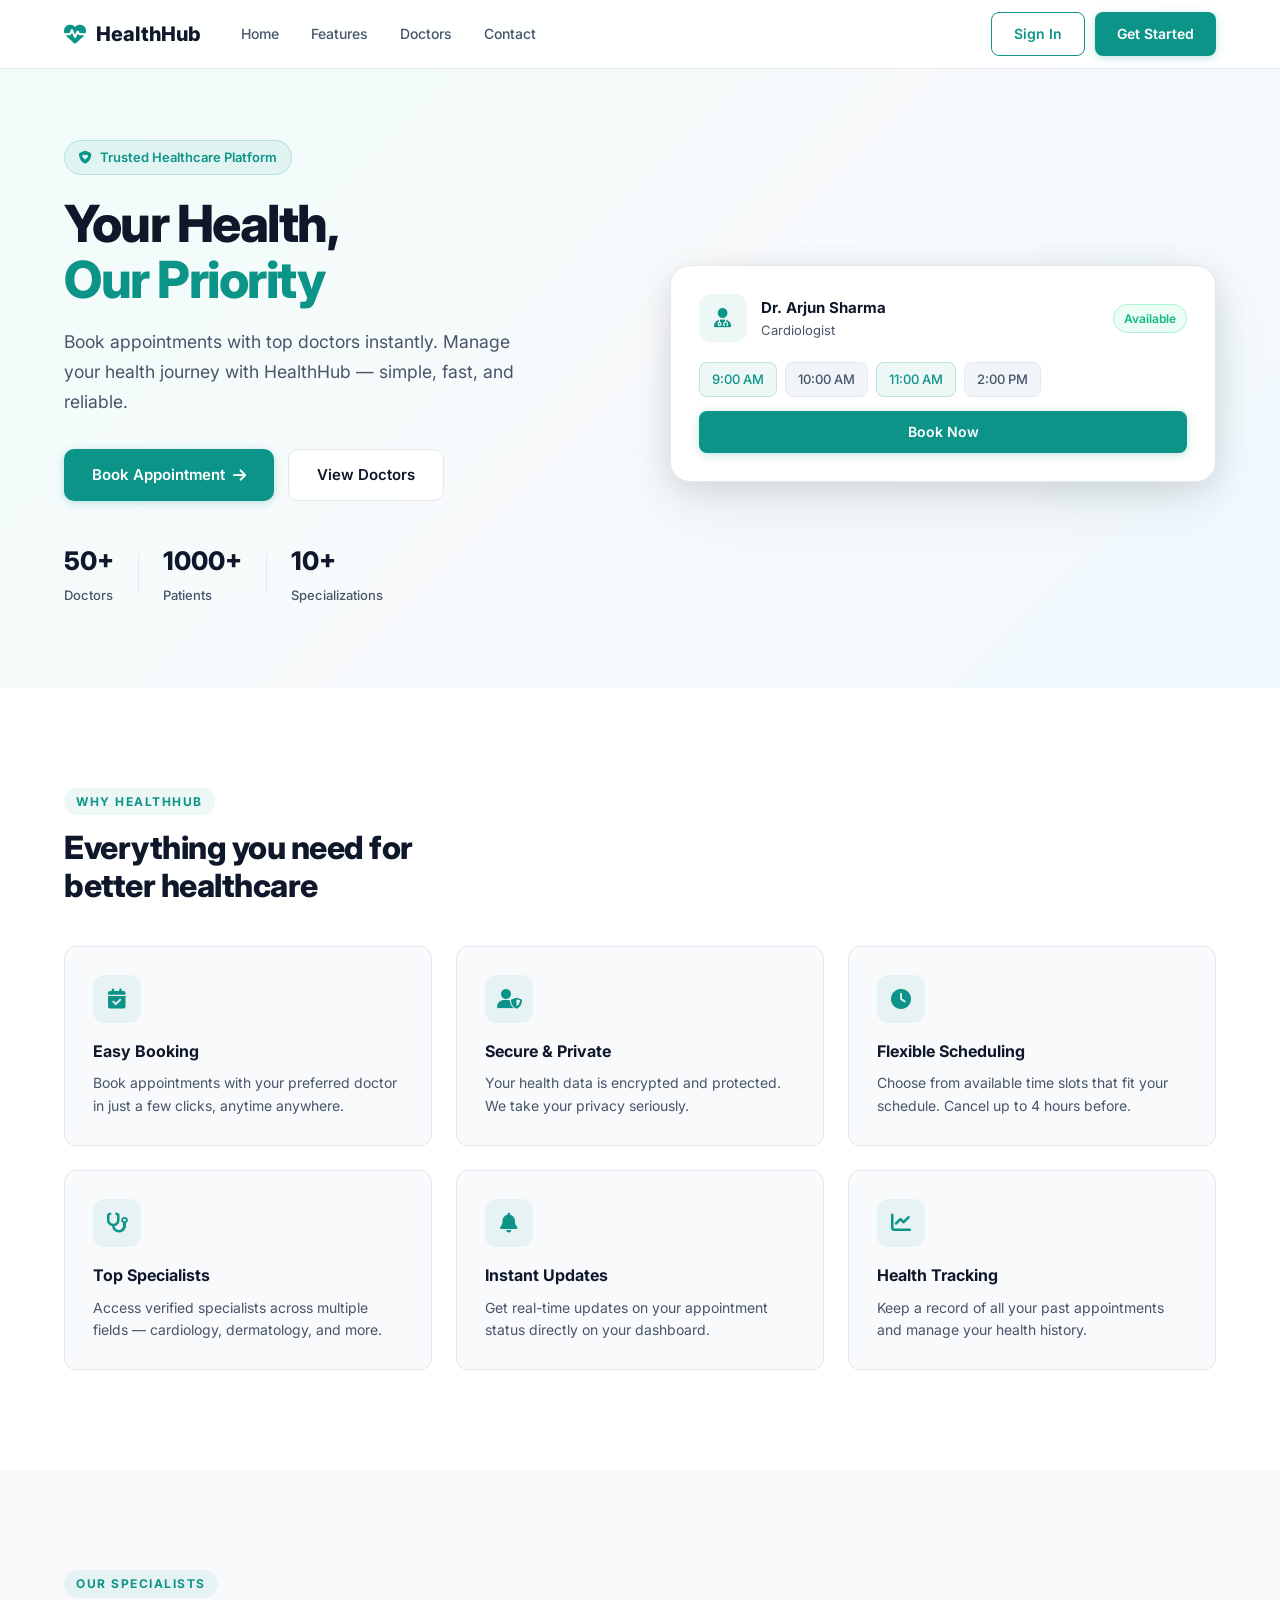
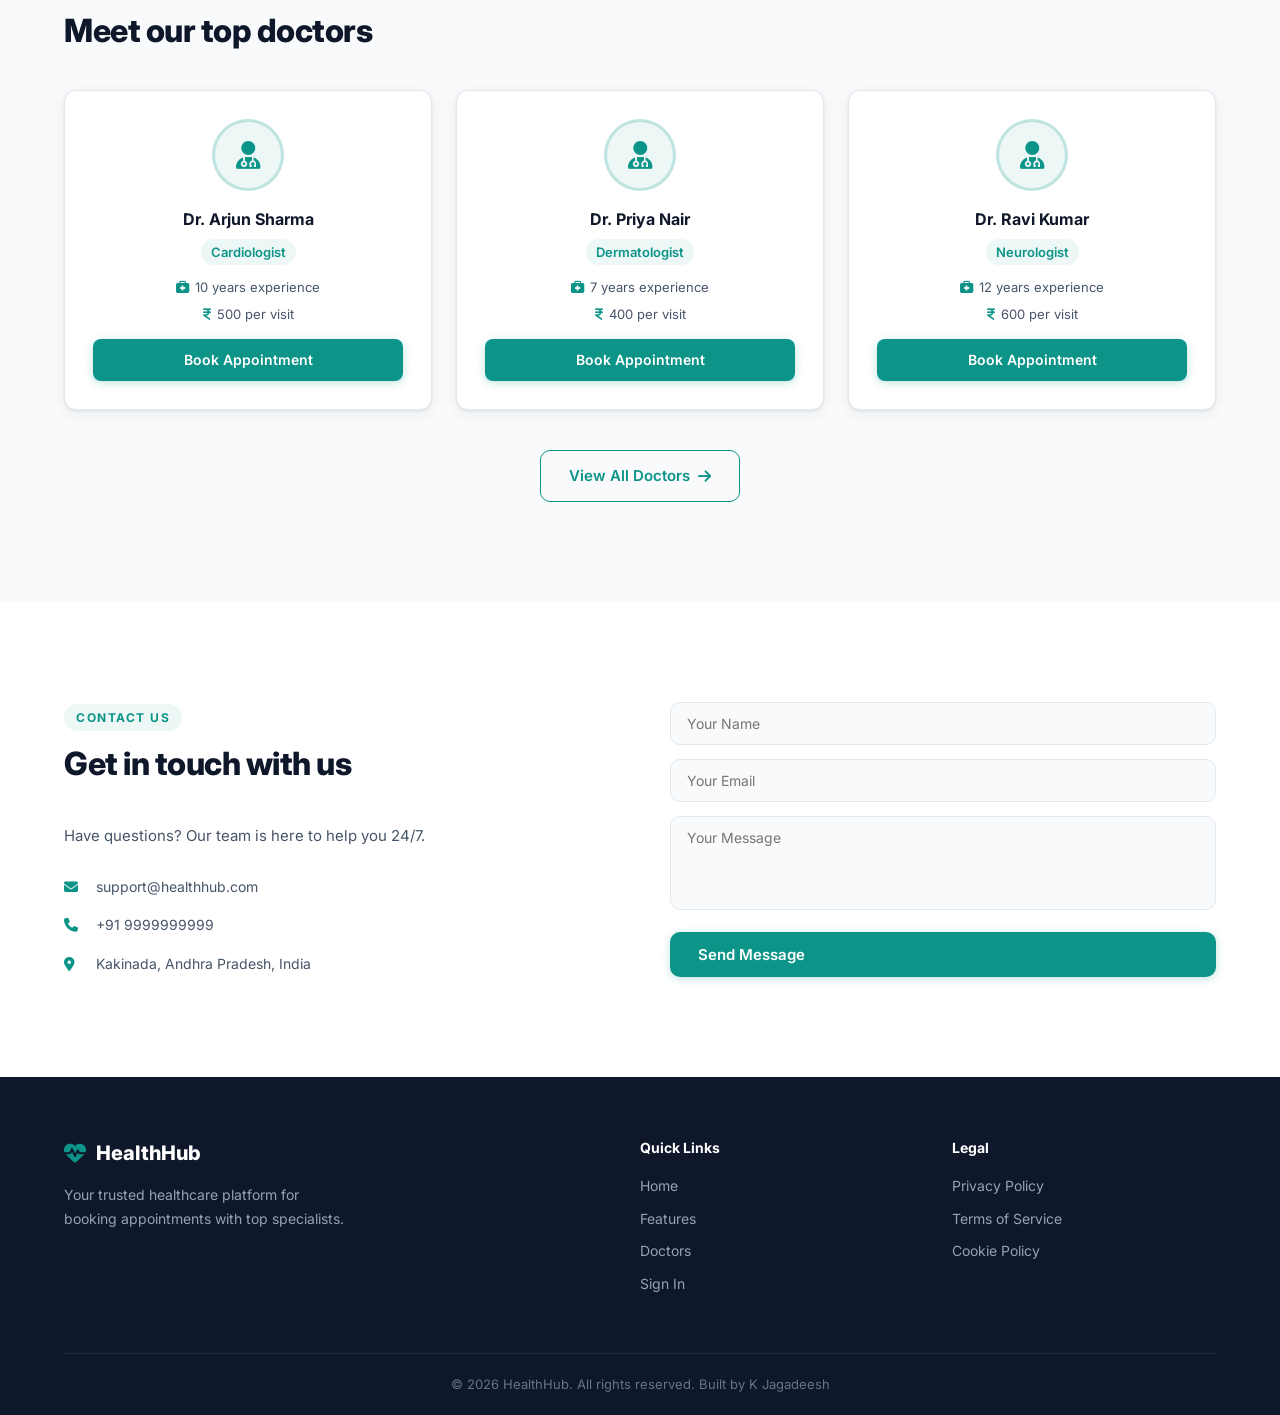
<file: index.html>
<!DOCTYPE html>
<html lang="en">
<head>
  <meta charset="UTF-8"/>
  <meta name="viewport" content="width=device-width, initial-scale=1.0"/>
  <title>HealthHub — Your Health, Our Priority</title>
  <link rel="stylesheet" href="css/style.css"/>
  <link rel="preconnect" href="https://fonts.googleapis.com">
  <link href="https://fonts.googleapis.com/css2?family=Inter:wght@400;500;600;700;800&display=swap" rel="stylesheet">
  <link rel="stylesheet" href="https://cdnjs.cloudflare.com/ajax/libs/font-awesome/6.5.1/css/all.min.css"/>
</head>
<body>

  <nav class="navbar">
    <div class="nav-container">
      <div class="nav-logo">
        <i class="fas fa-heartbeat"></i>
        <span>HealthHub</span>
      </div>
      <ul class="nav-links">
        <li><a href="#home">Home</a></li>
        <li><a href="#features">Features</a></li>
        <li><a href="#doctors">Doctors</a></li>
        <li><a href="#contact">Contact</a></li>
      </ul>
      <div class="nav-actions">
        <a href="login.html" class="btn-outline">Sign In</a>
        <a href="register.html" class="btn-primary">Get Started</a>
      </div>
      <button class="hamburger" id="hamburger">
        <i class="fas fa-bars"></i>
      </button>
    </div>
  </nav>

  <section class="hero" id="home">
    <div class="hero-container">
      <div class="hero-text">
        <span class="hero-badge"><i class="fas fa-shield-heart"></i> Trusted Healthcare Platform</span>
        <h1>Your Health,<br><span class="teal">Our Priority</span></h1>
        <p>Book appointments with top doctors instantly. Manage your health journey with HealthHub — simple, fast, and reliable.</p>
        <div class="hero-actions">
          <a href="register.html" class="btn-primary btn-lg">Book Appointment <i class="fas fa-arrow-right"></i></a>
          <a href="#doctors" class="btn-ghost btn-lg">View Doctors</a>
        </div>
        <div class="hero-stats">
          <div class="stat">
            <strong>50+</strong>
            <span>Doctors</span>
          </div>
          <div class="stat-divider"></div>
          <div class="stat">
            <strong>1000+</strong>
            <span>Patients</span>
          </div>
          <div class="stat-divider"></div>
          <div class="stat">
            <strong>10+</strong>
            <span>Specializations</span>
          </div>
        </div>
      </div>
      <div class="hero-image">
        <div class="hero-card">
          <div class="hcard-top">
            <div class="hcard-icon"><i class="fas fa-user-doctor"></i></div>
            <div>
              <p class="hcard-name">Dr. Arjun Sharma</p>
              <p class="hcard-spec">Cardiologist</p>
            </div>
            <span class="hcard-badge">Available</span>
          </div>
          <div class="hcard-slots">
            <span class="slot active">9:00 AM</span>
            <span class="slot">10:00 AM</span>
            <span class="slot active">11:00 AM</span>
            <span class="slot">2:00 PM</span>
          </div>
          <a href="register.html" class="btn-primary" style="width:100%;text-align:center;display:block;margin-top:14px">Book Now</a>
        </div>
        <div class="hero-blob"></div>
      </div>
    </div>
  </section>

  <section class="features" id="features">
    <div class="container">
      <div class="section-label">Why HealthHub</div>
      <h2 class="section-title">Everything you need for<br>better healthcare</h2>
      <div class="features-grid">
        <div class="feature-card">
          <div class="feature-icon"><i class="fas fa-calendar-check"></i></div>
          <h3>Easy Booking</h3>
          <p>Book appointments with your preferred doctor in just a few clicks, anytime anywhere.</p>
        </div>
        <div class="feature-card">
          <div class="feature-icon"><i class="fas fa-user-shield"></i></div>
          <h3>Secure & Private</h3>
          <p>Your health data is encrypted and protected. We take your privacy seriously.</p>
        </div>
        <div class="feature-card">
          <div class="feature-icon"><i class="fas fa-clock"></i></div>
          <h3>Flexible Scheduling</h3>
          <p>Choose from available time slots that fit your schedule. Cancel up to 4 hours before.</p>
        </div>
        <div class="feature-card">
          <div class="feature-icon"><i class="fas fa-stethoscope"></i></div>
          <h3>Top Specialists</h3>
          <p>Access verified specialists across multiple fields — cardiology, dermatology, and more.</p>
        </div>
        <div class="feature-card">
          <div class="feature-icon"><i class="fas fa-bell"></i></div>
          <h3>Instant Updates</h3>
          <p>Get real-time updates on your appointment status directly on your dashboard.</p>
        </div>
        <div class="feature-card">
          <div class="feature-icon"><i class="fas fa-chart-line"></i></div>
          <h3>Health Tracking</h3>
          <p>Keep a record of all your past appointments and manage your health history.</p>
        </div>
      </div>
    </div>
  </section>

  <section class="doctors-section" id="doctors">
    <div class="container">
      <div class="section-label">Our Specialists</div>
      <h2 class="section-title">Meet our top doctors</h2>
      <div class="doctors-grid">
        <div class="doctor-card">
          <div class="doctor-avatar"><i class="fas fa-user-doctor"></i></div>
          <h3>Dr. Arjun Sharma</h3>
          <p class="doc-spec">Cardiologist</p>
          <p class="doc-exp"><i class="fas fa-briefcase-medical"></i> 10 years experience</p>
          <p class="doc-fee"><i class="fas fa-indian-rupee-sign"></i> 500 per visit</p>
          <a href="register.html" class="btn-primary" style="width:100%;text-align:center;display:block;margin-top:14px">Book Appointment</a>
        </div>
        <div class="doctor-card">
          <div class="doctor-avatar"><i class="fas fa-user-doctor"></i></div>
          <h3>Dr. Priya Nair</h3>
          <p class="doc-spec">Dermatologist</p>
          <p class="doc-exp"><i class="fas fa-briefcase-medical"></i> 7 years experience</p>
          <p class="doc-fee"><i class="fas fa-indian-rupee-sign"></i> 400 per visit</p>
          <a href="register.html" class="btn-primary" style="width:100%;text-align:center;display:block;margin-top:14px">Book Appointment</a>
        </div>
        <div class="doctor-card">
          <div class="doctor-avatar"><i class="fas fa-user-doctor"></i></div>
          <h3>Dr. Ravi Kumar</h3>
          <p class="doc-spec">Neurologist</p>
          <p class="doc-exp"><i class="fas fa-briefcase-medical"></i> 12 years experience</p>
          <p class="doc-fee"><i class="fas fa-indian-rupee-sign"></i> 600 per visit</p>
          <a href="register.html" class="btn-primary" style="width:100%;text-align:center;display:block;margin-top:14px">Book Appointment</a>
        </div>
      </div>
      <div style="text-align:center;margin-top:40px">
        <a href="register.html" class="btn-outline btn-lg">View All Doctors <i class="fas fa-arrow-right"></i></a>
      </div>
    </div>
  </section>

  <section class="contact-section" id="contact">
    <div class="container">
      <div class="contact-grid">
        <div class="contact-text">
          <div class="section-label">Contact Us</div>
          <h2 class="section-title">Get in touch with us</h2>
          <p>Have questions? Our team is here to help you 24/7.</p>
          <div class="contact-items">
            <div class="contact-item">
              <i class="fas fa-envelope"></i>
              <span>support@healthhub.com</span>
            </div>
            <div class="contact-item">
              <i class="fas fa-phone"></i>
              <span>+91 9999999999</span>
            </div>
            <div class="contact-item">
              <i class="fas fa-location-dot"></i>
              <span>Kakinada, Andhra Pradesh, India</span>
            </div>
          </div>
        </div>
        <form class="contact-form" onsubmit="submitContact(event)">
          <div class="form-group">
            <input type="text" placeholder="Your Name" required/>
          </div>
          <div class="form-group">
            <input type="email" placeholder="Your Email" required/>
          </div>
          <div class="form-group">
            <textarea placeholder="Your Message" rows="4" required></textarea>
          </div>
          <button type="submit" class="btn-primary btn-lg" style="width:100%">Send Message</button>
        </form>
      </div>
    </div>
  </section>

  <footer class="footer">
    <div class="container">
      <div class="footer-grid">
        <div class="footer-brand">
          <div class="nav-logo"><i class="fas fa-heartbeat"></i><span>HealthHub</span></div>
          <p>Your trusted healthcare platform for booking appointments with top specialists.</p>
        </div>
        <div class="footer-links-col">
          <h4>Quick Links</h4>
          <a href="#home">Home</a>
          <a href="#features">Features</a>
          <a href="#doctors">Doctors</a>
          <a href="login.html">Sign In</a>
        </div>
        <div class="footer-links-col">
          <h4>Legal</h4>
          <a href="#">Privacy Policy</a>
          <a href="#">Terms of Service</a>
          <a href="#">Cookie Policy</a>
        </div>
      </div>
      <div class="footer-bottom">
        <p>© 2026 HealthHub. All rights reserved. Built by K Jagadeesh</p>
      </div>
    </div>
  </footer>

  <script>
    window.addEventListener('scroll', () => {
      const nav = document.querySelector('.navbar');
      nav.classList.toggle('scrolled', window.scrollY > 50);
    });

    document.getElementById('hamburger').addEventListener('click', () => {
      document.querySelector('.nav-links').classList.toggle('open');
    });

    function submitContact(e) {
      e.preventDefault();
      alert('Message sent! We will get back to you soon.');
      e.target.reset();
    }
  </script>
</body>
</html>
</file>
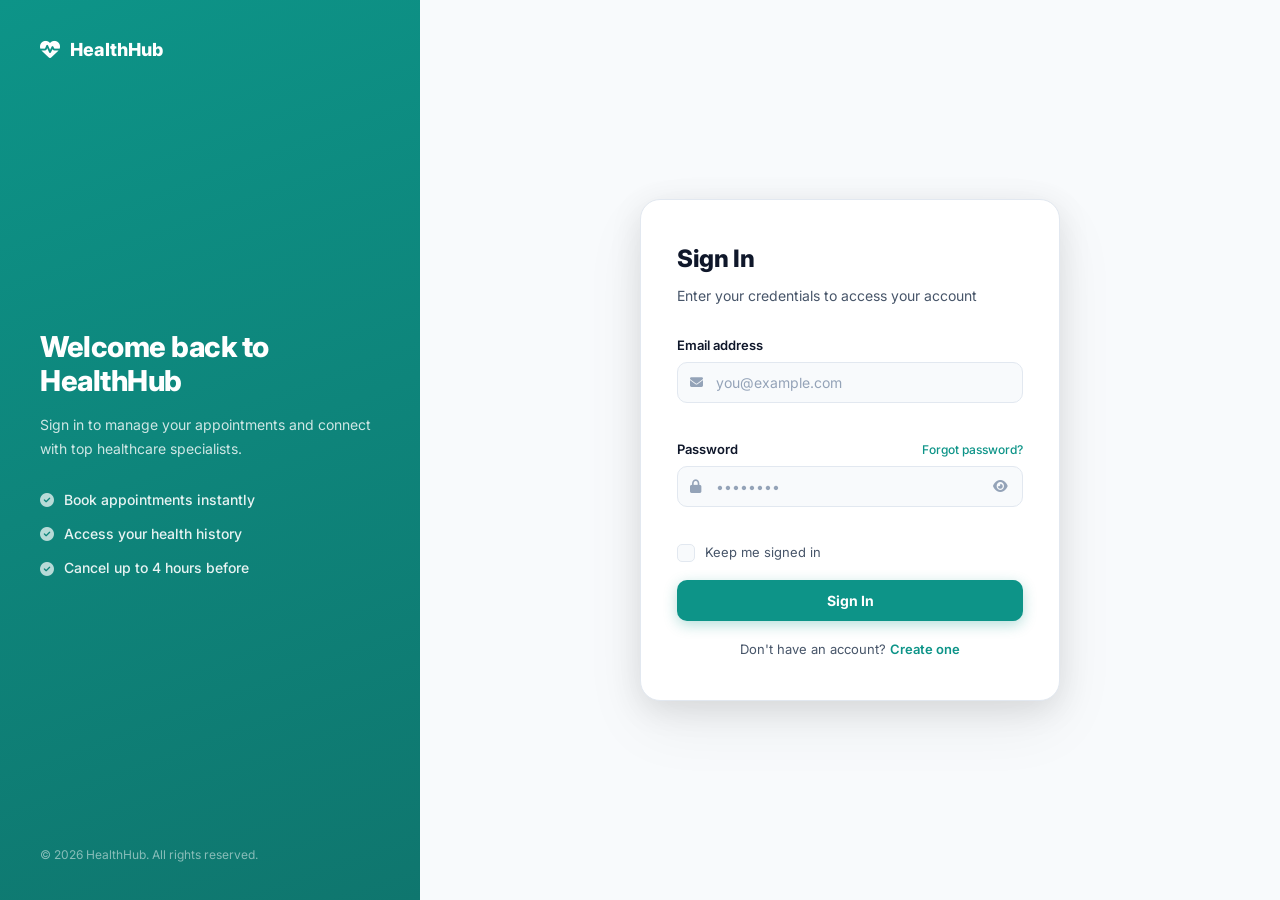
<file: login.html>
<!DOCTYPE html>
<html lang="en">
<head>
  <meta charset="UTF-8"/>
  <meta name="viewport" content="width=device-width, initial-scale=1.0"/>
  <title>Sign In — HealthHub</title>
  <link rel="stylesheet" href="css/style.css"/>
  <link rel="preconnect" href="https://fonts.googleapis.com">
  <link href="https://fonts.googleapis.com/css2?family=Inter:wght@400;500;600;700&display=swap" rel="stylesheet">
  <link rel="stylesheet" href="https://cdnjs.cloudflare.com/ajax/libs/font-awesome/6.5.1/css/all.min.css"/>
</head>
<body class="auth-page">

  <div class="auth-wrap">

    <div class="auth-left">
      <a href="index.html" class="auth-logo"><i class="fas fa-heartbeat"></i> HealthHub</a>
      <div class="auth-left-content">
        <h2>Welcome back to HealthHub</h2>
        <p>Sign in to manage your appointments and connect with top healthcare specialists.</p>
        <div class="auth-features">
          <div class="auth-feature"><i class="fas fa-check-circle"></i> Book appointments instantly</div>
          <div class="auth-feature"><i class="fas fa-check-circle"></i> Access your health history</div>
          <div class="auth-feature"><i class="fas fa-check-circle"></i> Cancel up to 4 hours before</div>
        </div>
      </div>
      <div class="auth-left-footer">© 2026 HealthHub. All rights reserved.</div>
    </div>

    <div class="auth-right">
      <div class="auth-card">
        <h1 class="auth-title">Sign In</h1>
        <p class="auth-sub">Enter your credentials to access your account</p>

        <form id="loginForm" novalidate>

          <div class="field" id="grp-email">
            <label for="email">Email address</label>
            <div class="input-box">
              <i class="fas fa-envelope"></i>
              <input type="email" id="email" placeholder="you@example.com" autocomplete="email"/>
            </div>
            <span class="ferr" id="err-email"></span>
          </div>

          <div class="field" id="grp-pass">
            <label for="password">
              Password
              <a href="#" class="forgot-link" id="forgotLink">Forgot password?</a>
            </label>
            <div class="input-box">
              <i class="fas fa-lock"></i>
              <input type="password" id="password" placeholder="••••••••" autocomplete="current-password"/>
              <button type="button" class="eye-btn" onclick="toggleEye('password','eye1')">
                <i class="fas fa-eye" id="eye1"></i>
              </button>
            </div>
            <span class="ferr" id="err-pass"></span>
          </div>

          <label class="chk-label">
            <input type="checkbox" id="remember"/>
            <span class="chk-box"></span>
            Keep me signed in
          </label>

          <button type="submit" class="btn-submit" id="loginBtn">
            <span id="loginTxt">Sign In</span>
            <span id="loginLoad" class="spin hidden"><i class="fas fa-circle-notch fa-spin"></i></span>
          </button>

        </form>

        <div class="toast hidden" id="toast"></div>
        <p class="auth-switch">Don't have an account? <a href="register.html">Create one</a></p>

      </div>
    </div>

  </div>

  <div class="modal-overlay hidden" id="fpOverlay">
    <div class="modal-card">
      <button class="modal-close" id="fpClose"><i class="fas fa-times"></i></button>
      <div class="modal-header">
        <div class="modal-icon"><i class="fas fa-key"></i></div>
        <h2>Reset Password</h2>
        <p>Verify your identity to set a new password</p>
      </div>

      <div class="fp-step" id="fpStep1">
        <div class="step-dots">
          <span class="dot active"></span><span class="dot"></span><span class="dot"></span>
        </div>
        <div class="field" id="grp-fpemail">
          <label>Email address</label>
          <div class="input-box">
            <i class="fas fa-envelope"></i>
            <input type="email" id="fpEmail" placeholder="you@example.com"/>
          </div>
          <span class="ferr" id="err-fpemail"></span>
        </div>
        <button class="btn-submit" onclick="fpNext1()">
          <span id="fpStep1Txt">Continue</span>
          <span id="fpStep1Load" class="spin hidden"><i class="fas fa-circle-notch fa-spin"></i></span>
        </button>
      </div>

      <div class="fp-step hidden" id="fpStep2">
        <div class="step-dots">
          <span class="dot done"></span><span class="dot active"></span><span class="dot"></span>
        </div>
        <div class="field" id="grp-fpcurr">
          <label>Current password</label>
          <div class="input-box">
            <i class="fas fa-lock"></i>
            <input type="password" id="fpCurr" placeholder="Enter current password"/>
            <button type="button" class="eye-btn" onclick="toggleEye('fpCurr','fpEye1')"><i class="fas fa-eye" id="fpEye1"></i></button>
          </div>
          <span class="ferr" id="err-fpcurr"></span>
        </div>
        <button class="btn-submit" onclick="fpNext2()">
          <span id="fpStep2Txt">Verify</span>
          <span id="fpStep2Load" class="spin hidden"><i class="fas fa-circle-notch fa-spin"></i></span>
        </button>
      </div>

      <div class="fp-step hidden" id="fpStep3">
        <div class="step-dots">
          <span class="dot done"></span><span class="dot done"></span><span class="dot active"></span>
        </div>
        <div class="field" id="grp-fpnew">
          <label>New password</label>
          <div class="input-box">
            <i class="fas fa-lock"></i>
            <input type="password" id="fpNew" placeholder="Min 8 characters"/>
            <button type="button" class="eye-btn" onclick="toggleEye('fpNew','fpEye2')"><i class="fas fa-eye" id="fpEye2"></i></button>
          </div>
          <span class="ferr" id="err-fpnew"></span>
        </div>
        <div class="field" id="grp-fpconf">
          <label>Confirm new password</label>
          <div class="input-box">
            <i class="fas fa-lock"></i>
            <input type="password" id="fpConf" placeholder="Re-enter new password"/>
            <button type="button" class="eye-btn" onclick="toggleEye('fpConf','fpEye3')"><i class="fas fa-eye" id="fpEye3"></i></button>
          </div>
          <span class="ferr" id="err-fpconf"></span>
          <span class="match-ok hidden" id="fp-match-ok"><i class="fas fa-check-circle"></i> Passwords match</span>
        </div>
        <button class="btn-submit" onclick="fpSubmit()">
          <span id="fpStep3Txt">Update Password</span>
          <span id="fpStep3Load" class="spin hidden"><i class="fas fa-circle-notch fa-spin"></i></span>
        </button>
      </div>

      <div class="toast hidden" id="fp-toast"></div>
    </div>
  </div>

  <script src="js/auth.js"></script>
</body>
</html>
</file>
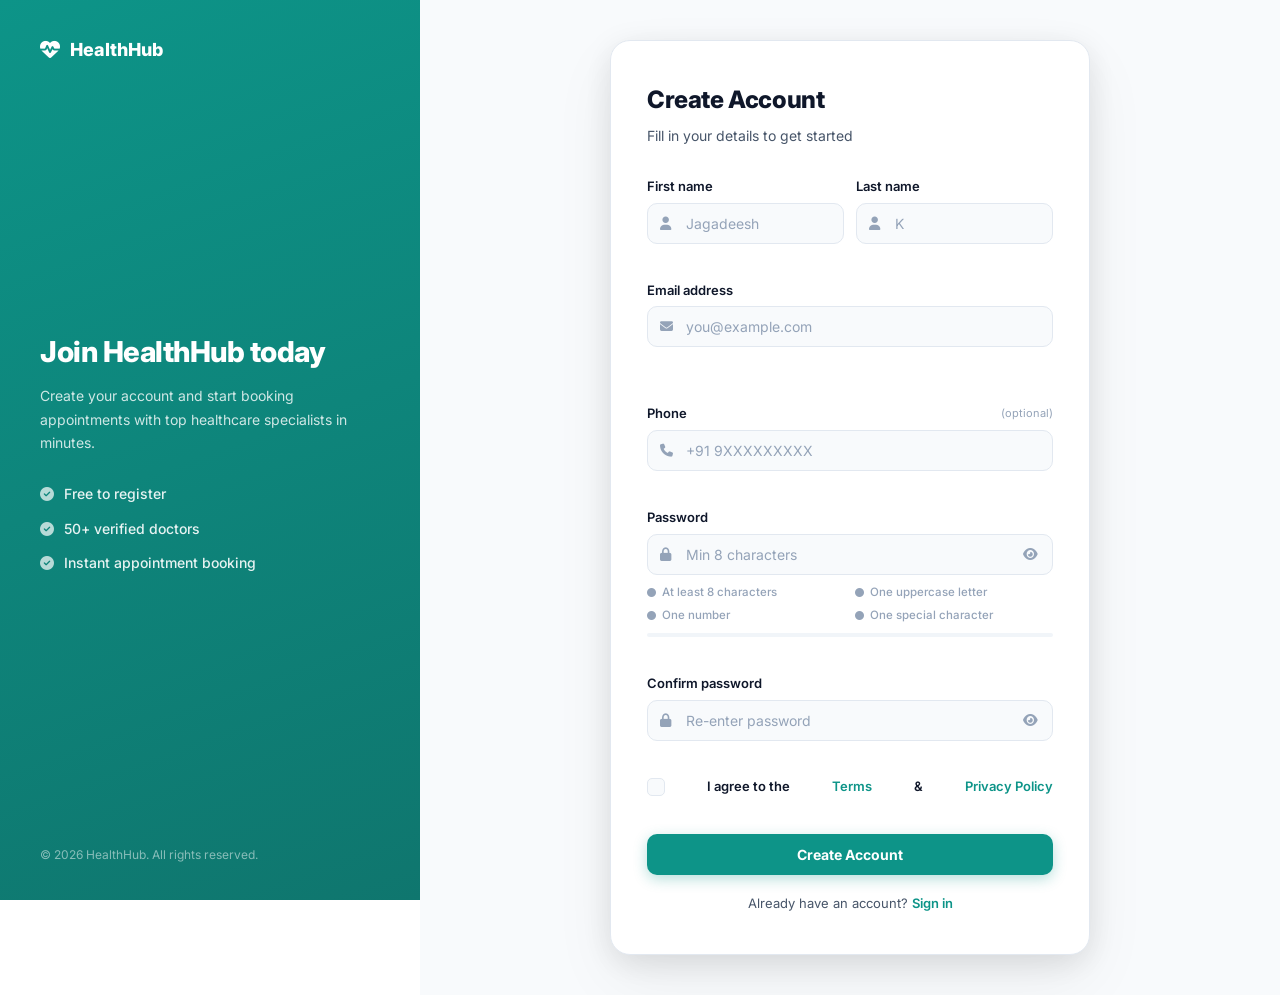
<file: register.html>
<!DOCTYPE html>
<html lang="en">
<head>
  <meta charset="UTF-8"/>
  <meta name="viewport" content="width=device-width, initial-scale=1.0"/>
  <title>Create Account — HealthHub</title>
  <link rel="stylesheet" href="css/style.css"/>
  <link rel="preconnect" href="https://fonts.googleapis.com">
  <link href="https://fonts.googleapis.com/css2?family=Inter:wght@400;500;600;700&display=swap" rel="stylesheet">
  <link rel="stylesheet" href="https://cdnjs.cloudflare.com/ajax/libs/font-awesome/6.5.1/css/all.min.css"/>
</head>
<body class="auth-page">

  <div class="auth-wrap">

    <div class="auth-left">
      <a href="index.html" class="auth-logo"><i class="fas fa-heartbeat"></i> HealthHub</a>
      <div class="auth-left-content">
        <h2>Join HealthHub today</h2>
        <p>Create your account and start booking appointments with top healthcare specialists in minutes.</p>
        <div class="auth-features">
          <div class="auth-feature"><i class="fas fa-check-circle"></i> Free to register</div>
          <div class="auth-feature"><i class="fas fa-check-circle"></i> 50+ verified doctors</div>
          <div class="auth-feature"><i class="fas fa-check-circle"></i> Instant appointment booking</div>
        </div>
      </div>
      <div class="auth-left-footer">© 2026 HealthHub. All rights reserved.</div>
    </div>

    <div class="auth-right">
      <div class="auth-card auth-card--wide">
        <h1 class="auth-title">Create Account</h1>
        <p class="auth-sub">Fill in your details to get started</p>

        <form id="registerForm" novalidate>

          <div class="row2">
            <div class="field" id="grp-fname">
              <label for="fname">First name</label>
              <div class="input-box">
                <i class="fas fa-user"></i>
                <input type="text" id="fname" placeholder="Jagadeesh" autocomplete="given-name"/>
              </div>
              <span class="ferr" id="err-fname"></span>
            </div>
            <div class="field" id="grp-lname">
              <label for="lname">Last name</label>
              <div class="input-box">
                <i class="fas fa-user"></i>
                <input type="text" id="lname" placeholder="K" autocomplete="family-name"/>
              </div>
              <span class="ferr" id="err-lname"></span>
            </div>
          </div>

          <div class="field" id="grp-remail">
            <label for="remail">Email address</label>
            <div class="input-box">
              <i class="fas fa-envelope"></i>
              <input type="email" id="remail" placeholder="you@example.com" autocomplete="email"/>
            </div>
            <span class="ferr" id="err-remail"></span>
            <span class="hint" id="hint-email"></span>
          </div>

          <div class="field" id="grp-phone">
            <label for="phone">Phone <span class="opt">(optional)</span></label>
            <div class="input-box">
              <i class="fas fa-phone"></i>
              <input type="tel" id="phone" placeholder="+91 9XXXXXXXXX" autocomplete="tel"/>
            </div>
            <span class="ferr" id="err-phone"></span>
          </div>

          <div class="field" id="grp-rpw">
            <label for="rpw">Password</label>
            <div class="input-box">
              <i class="fas fa-lock"></i>
              <input type="password" id="rpw" placeholder="Min 8 characters" autocomplete="new-password"/>
              <button type="button" class="eye-btn" onclick="toggleEye('rpw','eye2')">
                <i class="fas fa-eye" id="eye2"></i>
              </button>
            </div>
            <ul class="pw-rules">
              <li id="rule-len"><i class="fas fa-circle"></i> At least 8 characters</li>
              <li id="rule-upper"><i class="fas fa-circle"></i> One uppercase letter</li>
              <li id="rule-num"><i class="fas fa-circle"></i> One number</li>
              <li id="rule-symbol"><i class="fas fa-circle"></i> One special character</li>
            </ul>
            <div class="str-bar"><div class="str-fill" id="str-fill"></div></div>
            <span class="str-txt" id="str-txt"></span>
            <span class="ferr" id="err-rpw"></span>
          </div>

          <div class="field" id="grp-cpw">
            <label for="cpw">Confirm password</label>
            <div class="input-box">
              <i class="fas fa-lock"></i>
              <input type="password" id="cpw" placeholder="Re-enter password" autocomplete="new-password"/>
              <button type="button" class="eye-btn" onclick="toggleEye('cpw','eye3')">
                <i class="fas fa-eye" id="eye3"></i>
              </button>
            </div>
            <span class="ferr" id="err-cpw"></span>
            <span class="match-ok hidden" id="match-ok"><i class="fas fa-check-circle"></i> Passwords match</span>
          </div>

          <div class="field" id="grp-terms">
            <label class="chk-label">
              <input type="checkbox" id="terms"/>
              <span class="chk-box"></span>
              I agree to the <a href="#">Terms</a> &amp; <a href="#">Privacy Policy</a>
            </label>
            <span class="ferr" id="err-terms"></span>
          </div>

          <button type="submit" class="btn-submit" id="regBtn">
            <span id="regTxt">Create Account</span>
            <span id="regLoad" class="spin hidden"><i class="fas fa-circle-notch fa-spin"></i></span>
          </button>

        </form>

        <div class="toast hidden" id="reg-toast"></div>
        <p class="auth-switch">Already have an account? <a href="login.html">Sign in</a></p>

      </div>
    </div>

  </div>

  <script src="js/auth.js"></script>
</body>
</html>
</file>
<file: css/style.css>
@import url('https://fonts.googleapis.com/css2?family=Inter:wght@400;500;600;700;800&display=swap');

:root {
  --teal:        #0d9488;
  --teal-dark:   #0f766e;
  --teal-light:  #ccfbf1;
  --teal-dim:    rgba(13,148,136,0.08);
  --teal-border: rgba(13,148,136,0.2);
  --bg:          #f8fafc;
  --bg2:         #f1f5f9;
  --white:       #ffffff;
  --text:        #0f172a;
  --text2:       #475569;
  --text3:       #94a3b8;
  --border:      #e2e8f0;
  --shadow:      0 1px 3px rgba(0,0,0,0.08), 0 4px 16px rgba(0,0,0,0.06);
  --shadow-lg:   0 8px 32px rgba(0,0,0,0.1), 0 24px 64px rgba(0,0,0,0.06);
  --font:        'Inter', -apple-system, sans-serif;
  --ease:        0.2s cubic-bezier(.4,0,.2,1);
  --radius:      12px;
  --err:         #ef4444;
  --err-bg:      #fef2f2;
  --err-border:  #fecaca;
  --ok:          #10b981;
  --ok-bg:       #ecfdf5;
  --ok-border:   #a7f3d0;
}

*, *::before, *::after { box-sizing: border-box; margin: 0; padding: 0; }

body {
  font-family: var(--font);
  background: var(--bg);
  color: var(--text);
  line-height: 1.6;
}

a { text-decoration: none; color: inherit; }
img { max-width: 100%; }

.container {
  max-width: 1200px;
  margin: 0 auto;
  padding: 0 24px;
}

.btn-primary {
  display: inline-flex;
  align-items: center;
  gap: 8px;
  padding: 10px 22px;
  background: var(--teal);
  color: white;
  border: none;
  border-radius: 8px;
  font-family: var(--font);
  font-size: 14px;
  font-weight: 600;
  cursor: pointer;
  transition: background var(--ease), transform var(--ease), box-shadow var(--ease);
  box-shadow: 0 2px 8px rgba(13,148,136,0.25);
}
.btn-primary:hover {
  background: var(--teal-dark);
  transform: translateY(-1px);
  box-shadow: 0 4px 16px rgba(13,148,136,0.35);
}
.btn-primary.btn-lg { padding: 13px 28px; font-size: 15px; border-radius: 10px; }

.btn-outline {
  display: inline-flex;
  align-items: center;
  gap: 8px;
  padding: 10px 22px;
  background: transparent;
  color: var(--teal);
  border: 1.5px solid var(--teal);
  border-radius: 8px;
  font-family: var(--font);
  font-size: 14px;
  font-weight: 600;
  cursor: pointer;
  transition: all var(--ease);
}
.btn-outline:hover {
  background: var(--teal-dim);
  transform: translateY(-1px);
}
.btn-outline.btn-lg { padding: 13px 28px; font-size: 15px; border-radius: 10px; }

.btn-ghost {
  display: inline-flex;
  align-items: center;
  gap: 8px;
  padding: 13px 28px;
  background: white;
  color: var(--text);
  border: 1.5px solid var(--border);
  border-radius: 10px;
  font-family: var(--font);
  font-size: 15px;
  font-weight: 600;
  cursor: pointer;
  transition: all var(--ease);
}
.btn-ghost:hover {
  border-color: var(--teal);
  color: var(--teal);
  transform: translateY(-1px);
}

.navbar {
  position: fixed;
  top: 0; left: 0; right: 0;
  z-index: 1000;
  background: rgba(255,255,255,0.9);
  backdrop-filter: blur(12px);
  border-bottom: 1px solid var(--border);
  transition: box-shadow var(--ease);
}
.navbar.scrolled { box-shadow: var(--shadow); }

.nav-container {
  max-width: 1200px;
  margin: 0 auto;
  padding: 0 24px;
  height: 68px;
  display: flex;
  align-items: center;
  gap: 40px;
}

.nav-logo {
  display: flex;
  align-items: center;
  gap: 10px;
  font-size: 20px;
  font-weight: 800;
  color: var(--text);
  flex-shrink: 0;
}
.nav-logo i { color: var(--teal); font-size: 22px; }

.nav-links {
  display: flex;
  list-style: none;
  gap: 32px;
  flex: 1;
}
.nav-links a {
  font-size: 14px;
  font-weight: 500;
  color: var(--text2);
  transition: color var(--ease);
  position: relative;
}
.nav-links a::after {
  content: '';
  position: absolute;
  bottom: -4px; left: 0;
  width: 0; height: 2px;
  background: var(--teal);
  transition: width var(--ease);
  border-radius: 2px;
}
.nav-links a:hover { color: var(--teal); }
.nav-links a:hover::after { width: 100%; }

.nav-actions { display: flex; gap: 10px; margin-left: auto; }

.hamburger {
  display: none;
  background: none;
  border: none;
  font-size: 20px;
  color: var(--text);
  cursor: pointer;
  margin-left: auto;
}

.hero {
  padding: 140px 0 80px;
  background: linear-gradient(135deg, #f0fdfa 0%, #f8fafc 50%, #f0f9ff 100%);
  overflow: hidden;
}

.hero-container {
  max-width: 1200px;
  margin: 0 auto;
  padding: 0 24px;
  display: grid;
  grid-template-columns: 1fr 1fr;
  gap: 60px;
  align-items: center;
}

.hero-badge {
  display: inline-flex;
  align-items: center;
  gap: 8px;
  padding: 6px 14px;
  background: var(--teal-dim);
  border: 1px solid var(--teal-border);
  border-radius: 20px;
  font-size: 13px;
  font-weight: 600;
  color: var(--teal);
  margin-bottom: 20px;
}

.hero-text h1 {
  font-size: 3.2rem;
  font-weight: 800;
  line-height: 1.1;
  letter-spacing: -1.5px;
  margin-bottom: 20px;
  color: var(--text);
}

.teal { color: var(--teal); }

.hero-text p {
  font-size: 1.1rem;
  color: var(--text2);
  margin-bottom: 32px;
  max-width: 480px;
  line-height: 1.7;
}

.hero-actions { display: flex; gap: 14px; margin-bottom: 40px; flex-wrap: wrap; }

.hero-stats {
  display: flex;
  align-items: center;
  gap: 24px;
}
.stat strong {
  display: block;
  font-size: 1.6rem;
  font-weight: 800;
  color: var(--text);
}
.stat span { font-size: 13px; color: var(--text2); font-weight: 500; }
.stat-divider { width: 1px; height: 40px; background: var(--border); }

.hero-image { position: relative; }
.hero-blob {
  position: absolute;
  top: -40px; right: -40px;
  width: 300px; height: 300px;
  border-radius: 50%;
  background: radial-gradient(circle, rgba(13,148,136,0.08) 0%, transparent 70%);
  z-index: 0;
}

.hero-card {
  background: white;
  border-radius: 20px;
  padding: 28px;
  box-shadow: var(--shadow-lg);
  border: 1px solid var(--border);
  position: relative;
  z-index: 1;
  animation: floatCard 4s ease-in-out infinite;
}
@keyframes floatCard {
  0%,100% { transform: translateY(0); }
  50%      { transform: translateY(-10px); }
}

.hcard-top {
  display: flex;
  align-items: center;
  gap: 14px;
  margin-bottom: 20px;
}
.hcard-icon {
  width: 48px; height: 48px;
  border-radius: 12px;
  background: var(--teal-dim);
  display: flex; align-items: center; justify-content: center;
  font-size: 20px;
  color: var(--teal);
  flex-shrink: 0;
}
.hcard-name { font-size: 15px; font-weight: 700; color: var(--text); }
.hcard-spec { font-size: 13px; color: var(--text2); }
.hcard-badge {
  margin-left: auto;
  padding: 4px 10px;
  background: var(--ok-bg);
  color: var(--ok);
  border-radius: 20px;
  font-size: 12px;
  font-weight: 600;
  border: 1px solid var(--ok-border);
}

.hcard-slots { display: flex; gap: 8px; flex-wrap: wrap; }
.slot {
  padding: 6px 12px;
  border-radius: 8px;
  font-size: 13px;
  font-weight: 500;
  background: var(--bg2);
  color: var(--text2);
  border: 1px solid var(--border);
  cursor: pointer;
  transition: all var(--ease);
}
.slot.active {
  background: var(--teal-dim);
  color: var(--teal);
  border-color: var(--teal-border);
}

.section-label {
  display: inline-block;
  font-size: 12px;
  font-weight: 700;
  text-transform: uppercase;
  letter-spacing: 1.5px;
  color: var(--teal);
  background: var(--teal-dim);
  padding: 4px 12px;
  border-radius: 20px;
  margin-bottom: 14px;
}
.section-title {
  font-size: 2rem;
  font-weight: 800;
  color: var(--text);
  letter-spacing: -0.5px;
  margin-bottom: 40px;
  line-height: 1.2;
}

.features {
  padding: 100px 0;
  background: white;
}
.features-grid {
  display: grid;
  grid-template-columns: repeat(3, 1fr);
  gap: 24px;
}
.feature-card {
  padding: 28px;
  border-radius: var(--radius);
  border: 1px solid var(--border);
  background: var(--bg);
  transition: all var(--ease);
}
.feature-card:hover {
  border-color: var(--teal-border);
  background: white;
  box-shadow: var(--shadow);
  transform: translateY(-4px);
}
.feature-icon {
  width: 48px; height: 48px;
  border-radius: 12px;
  background: var(--teal-dim);
  display: flex; align-items: center; justify-content: center;
  font-size: 20px;
  color: var(--teal);
  margin-bottom: 16px;
}
.feature-card h3 {
  font-size: 16px;
  font-weight: 700;
  color: var(--text);
  margin-bottom: 8px;
}
.feature-card p { font-size: 14px; color: var(--text2); line-height: 1.6; }

.doctors-section {
  padding: 100px 0;
  background: var(--bg);
}
.doctors-grid {
  display: grid;
  grid-template-columns: repeat(3, 1fr);
  gap: 24px;
}
.doctor-card {
  background: white;
  border-radius: var(--radius);
  padding: 28px;
  border: 1px solid var(--border);
  box-shadow: var(--shadow);
  transition: all var(--ease);
  text-align: center;
}
.doctor-card:hover {
  border-color: var(--teal-border);
  box-shadow: var(--shadow-lg);
  transform: translateY(-4px);
}
.doctor-avatar {
  width: 72px; height: 72px;
  border-radius: 50%;
  background: var(--teal-dim);
  border: 3px solid var(--teal-border);
  display: flex; align-items: center; justify-content: center;
  font-size: 28px;
  color: var(--teal);
  margin: 0 auto 16px;
}
.doctor-card h3 { font-size: 16px; font-weight: 700; color: var(--text); margin-bottom: 6px; }
.doc-spec {
  font-size: 13px;
  font-weight: 600;
  color: var(--teal);
  background: var(--teal-dim);
  padding: 3px 10px;
  border-radius: 20px;
  display: inline-block;
  margin-bottom: 12px;
}
.doc-exp, .doc-fee {
  font-size: 13px;
  color: var(--text2);
  display: flex;
  align-items: center;
  justify-content: center;
  gap: 6px;
  margin-bottom: 6px;
}
.doc-exp i, .doc-fee i { color: var(--teal); }

.contact-section { padding: 100px 0; background: white; }
.contact-grid {
  display: grid;
  grid-template-columns: 1fr 1fr;
  gap: 60px;
  align-items: center;
}
.contact-text p { color: var(--text2); margin-bottom: 28px; font-size: 15px; }
.contact-items { display: flex; flex-direction: column; gap: 16px; }
.contact-item {
  display: flex;
  align-items: center;
  gap: 12px;
  font-size: 14px;
  color: var(--text2);
}
.contact-item i { color: var(--teal); width: 20px; }
.contact-form { display: flex; flex-direction: column; gap: 14px; }
.form-group input, .form-group textarea {
  width: 100%;
  padding: 12px 16px;
  background: var(--bg);
  border: 1.5px solid var(--border);
  border-radius: 10px;
  font-family: var(--font);
  font-size: 14px;
  color: var(--text);
  outline: none;
  transition: border-color var(--ease), box-shadow var(--ease);
}
.form-group input:focus, .form-group textarea:focus {
  border-color: var(--teal);
  box-shadow: 0 0 0 3px var(--teal-dim);
}
.form-group textarea { resize: none; }

.footer {
  background: var(--text);
  color: white;
  padding: 60px 0 0;
}
.footer-grid {
  display: grid;
  grid-template-columns: 2fr 1fr 1fr;
  gap: 48px;
  padding-bottom: 48px;
}
.footer-brand .nav-logo { color: white; margin-bottom: 14px; }
.footer-brand p { font-size: 14px; color: #94a3b8; line-height: 1.7; max-width: 280px; }
.footer-links-col h4 { font-size: 14px; font-weight: 700; margin-bottom: 16px; color: white; }
.footer-links-col a {
  display: block;
  font-size: 14px;
  color: #94a3b8;
  margin-bottom: 10px;
  transition: color var(--ease);
}
.footer-links-col a:hover { color: var(--teal-light); }
.footer-bottom {
  border-top: 1px solid #1e293b;
  padding: 20px 0;
  text-align: center;
  font-size: 13px;
  color: #64748b;
}

.auth-page { background: white; min-height: 100vh; display: flex; }

.auth-wrap {
  display: grid;
  grid-template-columns: 420px 1fr;
  min-height: 100vh;
  width: 100%;
}

.auth-left {
  background: linear-gradient(160deg, var(--teal) 0%, var(--teal-dark) 100%);
  padding: 36px 40px;
  display: flex;
  flex-direction: column;
  position: sticky;
  top: 0;
  height: 100vh;
}

.auth-logo {
  display: flex;
  align-items: center;
  gap: 10px;
  font-size: 18px;
  font-weight: 800;
  color: white;
  margin-bottom: auto;
}
.auth-logo i { font-size: 20px; }

.auth-left-content { flex: 1; display: flex; flex-direction: column; justify-content: center; }
.auth-left-content h2 {
  font-size: 1.8rem;
  font-weight: 800;
  color: white;
  line-height: 1.2;
  margin-bottom: 14px;
  letter-spacing: -0.5px;
}
.auth-left-content p { font-size: 14px; color: rgba(255,255,255,0.8); line-height: 1.7; margin-bottom: 28px; }

.auth-features { display: flex; flex-direction: column; gap: 12px; }
.auth-feature {
  display: flex;
  align-items: center;
  gap: 10px;
  font-size: 14px;
  color: rgba(255,255,255,0.9);
  font-weight: 500;
}
.auth-feature i { color: rgba(255,255,255,0.7); font-size: 14px; }

.auth-left-footer { font-size: 12px; color: rgba(255,255,255,0.5); }

.auth-right {
  display: flex;
  align-items: center;
  justify-content: center;
  padding: 40px 24px;
  background: var(--bg);
  overflow-y: auto;
}

.auth-card {
  width: 100%;
  max-width: 420px;
  background: white;
  border-radius: 20px;
  padding: 40px 36px;
  box-shadow: var(--shadow-lg);
  border: 1px solid var(--border);
  animation: cardIn 0.45s cubic-bezier(.34,1.4,.64,1) both;
}
.auth-card--wide { max-width: 480px; }

@keyframes cardIn {
  from { opacity: 0; transform: scale(0.95) translateY(14px); }
  to   { opacity: 1; transform: scale(1) translateY(0); }
}

.auth-title {
  font-size: 1.5rem;
  font-weight: 800;
  color: var(--text);
  letter-spacing: -0.4px;
  margin-bottom: 6px;
}
.auth-sub { font-size: 14px; color: var(--text2); margin-bottom: 28px; }

.field { margin-bottom: 16px; }
.field label {
  display: flex;
  justify-content: space-between;
  align-items: center;
  font-size: 13px;
  font-weight: 600;
  color: var(--text);
  margin-bottom: 6px;
}
.opt { font-size: 11px; font-weight: 400; color: var(--text3); }
.forgot-link {
  font-size: 12px;
  font-weight: 500;
  color: var(--teal);
  text-decoration: none;
  transition: opacity var(--ease);
}
.forgot-link:hover { opacity: 0.8; }

.input-box { position: relative; display: flex; align-items: center; }
.input-box > i {
  position: absolute;
  left: 13px;
  font-size: 13px;
  color: var(--text3);
  pointer-events: none;
  transition: color var(--ease);
}
.input-box input {
  width: 100%;
  padding: 11px 13px 11px 38px;
  background: var(--bg);
  border: 1.5px solid var(--border);
  border-radius: 10px;
  font-family: var(--font);
  font-size: 14px;
  color: var(--text);
  outline: none;
  transition: border-color var(--ease), background var(--ease), box-shadow var(--ease);
}
.input-box input::placeholder { color: var(--text3); }
.input-box input:focus {
  border-color: var(--teal);
  background: white;
  box-shadow: 0 0 0 3px var(--teal-dim);
}
.input-box:focus-within > i { color: var(--teal); }

.field.has-error .input-box input { border-color: var(--err); background: var(--err-bg); }
.field.has-ok .input-box input { border-color: var(--ok); }

.eye-btn {
  position: absolute;
  right: 11px;
  background: none;
  border: none;
  cursor: pointer;
  color: var(--text3);
  font-size: 13px;
  padding: 4px;
  display: flex;
  align-items: center;
  transition: color var(--ease);
}
.eye-btn:hover { color: var(--teal); }

.ferr {
  display: block;
  font-size: 12px;
  color: var(--err);
  margin-top: 4px;
  min-height: 16px;
  font-weight: 500;
}
.hint { display: block; font-size: 12px; margin-top: 4px; font-weight: 500; min-height: 16px; }
.match-ok { display: block; font-size: 12px; color: var(--ok); margin-top: 4px; font-weight: 500; }
.match-ok i { margin-right: 3px; }

.str-bar { height: 4px; background: var(--bg2); border-radius: 2px; margin-top: 8px; overflow: hidden; }
.str-fill { height: 100%; width: 0; border-radius: 2px; transition: width 0.35s ease, background 0.35s ease; }
.str-txt { font-size: 11px; font-weight: 600; margin-top: 4px; display: block; }

.pw-rules { list-style: none; margin-top: 8px; display: grid; grid-template-columns: 1fr 1fr; gap: 5px 10px; }
.pw-rules li { display: flex; align-items: center; gap: 6px; font-size: 11.5px; color: var(--text3); font-weight: 500; transition: color 0.2s; }
.pw-rules li i { font-size: 9px; }
.pw-rules li.met { color: var(--ok); }
.pw-rules li.met i { color: var(--ok); }

.row2 { display: grid; grid-template-columns: 1fr 1fr; gap: 12px; }

.chk-label {
  display: flex;
  align-items: flex-start;
  gap: 10px;
  cursor: pointer;
  font-size: 13px;
  color: var(--text2);
  margin-bottom: 18px;
  line-height: 1.5;
}
.chk-label input { display: none; }
.chk-box {
  width: 18px; height: 18px; min-width: 18px;
  border-radius: 5px;
  border: 1.5px solid var(--border);
  background: var(--bg);
  display: flex; align-items: center; justify-content: center;
  margin-top: 1px;
  transition: all var(--ease);
}
.chk-label input:checked ~ .chk-box {
  background: var(--teal);
  border-color: var(--teal);
}
.chk-label input:checked ~ .chk-box::after {
  content: '';
  width: 5px; height: 9px;
  border: 2px solid white;
  border-top: none; border-left: none;
  transform: rotate(45deg);
  margin-top: -2px;
}
.chk-label a { color: var(--teal); }

.btn-submit {
  width: 100%;
  padding: 12px;
  background: var(--teal);
  color: white;
  border: none;
  border-radius: 10px;
  font-family: var(--font);
  font-size: 14px;
  font-weight: 700;
  cursor: pointer;
  box-shadow: 0 4px 14px rgba(13,148,136,0.3);
  transition: all var(--ease);
  display: flex;
  align-items: center;
  justify-content: center;
  gap: 8px;
  margin-bottom: 4px;
}
.btn-submit:hover { background: var(--teal-dark); transform: translateY(-1px); box-shadow: 0 6px 20px rgba(13,148,136,0.4); }
.btn-submit:disabled { opacity: 0.6; cursor: not-allowed; transform: none; }

.toast {
  margin-top: 12px;
  padding: 11px 15px;
  border-radius: 9px;
  font-size: 13px;
  font-weight: 500;
  text-align: center;
  animation: toastIn 0.3s ease;
}
.toast.ok  { background: var(--ok-bg);  color: var(--ok);  border: 1px solid var(--ok-border); }
.toast.bad { background: var(--err-bg); color: var(--err); border: 1px solid var(--err-border); }
@keyframes toastIn { from { opacity:0; transform:translateY(6px); } to { opacity:1; transform:translateY(0); } }

.auth-switch { text-align: center; margin-top: 18px; font-size: 13px; color: var(--text2); }
.auth-switch a { color: var(--teal); font-weight: 600; }

.spin i { font-size: 14px; }
.hidden { display: none !important; }

.modal-overlay {
  position: fixed; inset: 0; z-index: 200;
  display: flex; align-items: center; justify-content: center;
  padding: 20px;
  background: rgba(15,23,42,0.6);
  backdrop-filter: blur(8px);
  animation: overlayIn 0.2s ease;
}
.modal-overlay.hidden { display: none !important; }
@keyframes overlayIn { from { opacity:0; } to { opacity:1; } }

.modal-card {
  position: relative;
  width: 100%; max-width: 400px;
  background: white;
  border-radius: 20px;
  padding: 36px 32px 28px;
  box-shadow: var(--shadow-lg);
  border: 1px solid var(--border);
  animation: modalPop 0.35s cubic-bezier(.34,1.4,.64,1) both;
}
@keyframes modalPop { from { opacity:0; transform:scale(0.88); } to { opacity:1; transform:scale(1); } }

.modal-close {
  position: absolute; top:14px; right:14px;
  background: var(--bg); border: 1px solid var(--border);
  color: var(--text2); width:30px; height:30px;
  border-radius:50%; cursor:pointer;
  display:flex; align-items:center; justify-content:center;
  font-size:12px; transition: all var(--ease);
}
.modal-close:hover { background: var(--err-bg); color: var(--err); border-color: var(--err-border); }

.modal-header { text-align:center; margin-bottom:22px; }
.modal-icon {
  width:52px; height:52px; border-radius:50%;
  background: var(--teal-dim); border: 2px solid var(--teal-border);
  display:flex; align-items:center; justify-content:center;
  margin:0 auto 14px; font-size:18px; color:var(--teal);
}
.modal-header h2 { font-size:1.2rem; font-weight:700; color:var(--text); margin-bottom:4px; }
.modal-header p { font-size:13px; color:var(--text2); }

.step-dots { display:flex; justify-content:center; gap:8px; margin-bottom:20px; }
.dot { width:8px; height:8px; border-radius:4px; background:var(--border); transition: all 0.3s ease; }
.dot.active { background:var(--teal); width:22px; }
.dot.done { background:var(--ok); }

.fp-step { animation: stepIn 0.3s ease both; }
@keyframes stepIn { from { opacity:0; transform:translateX(16px); } to { opacity:1; transform:translateX(0); } }

.dash-body { background: var(--bg); min-height: 100vh; }

.dash-nav {
  background: white;
  border-bottom: 1px solid var(--border);
  position: sticky; top: 0; z-index: 100;
  box-shadow: var(--shadow);
}
.dash-nav-inner {
  max-width: 1200px; margin: 0 auto; padding: 0 24px;
  height: 64px;
  display: flex; align-items: center; justify-content: space-between;
}
.dash-logo { display:flex; align-items:center; gap:10px; font-size:18px; font-weight:800; color:var(--text); }
.dash-logo i { color:var(--teal); }
.dash-nav-right { display:flex; align-items:center; gap:16px; }
.dash-user { font-size:13px; color:var(--text2); }
.dash-user strong { color:var(--text); }
.btn-logout {
  padding:8px 16px;
  background:var(--bg);
  border:1px solid var(--border);
  border-radius:8px;
  color:var(--text2);
  font-family:var(--font);
  font-size:13px;
  font-weight:600;
  cursor:pointer;
  text-decoration:none;
  transition:all var(--ease);
  display:flex; align-items:center; gap:6px;
}
.btn-logout:hover { border-color:var(--err); color:var(--err); background:var(--err-bg); }

.dash-main { max-width:1200px; margin:0 auto; padding:32px 24px; }

.page-title { font-size:1.4rem; font-weight:800; color:var(--text); margin-bottom:6px; }
.page-sub { font-size:14px; color:var(--text2); margin-bottom:28px; }

.stats-grid { display:grid; grid-template-columns:repeat(auto-fit,minmax(200px,1fr)); gap:16px; margin-bottom:28px; }
.stat-card {
  background:white; border:1px solid var(--border);
  border-radius:var(--radius); padding:22px;
  display:flex; align-items:center; gap:16px;
  box-shadow:var(--shadow); transition:all var(--ease);
}
.stat-card:hover { border-color:var(--teal-border); transform:translateY(-2px); box-shadow:var(--shadow-lg); }
.stat-card-icon {
  width:46px; height:46px; border-radius:12px;
  background:var(--teal-dim);
  display:flex; align-items:center; justify-content:center;
  font-size:20px; color:var(--teal); flex-shrink:0;
}
.stat-card-info h3 { font-size:22px; font-weight:800; color:var(--text); }
.stat-card-info p { font-size:12px; color:var(--text2); margin-top:2px; }

.section-card {
  background:white; border:1px solid var(--border);
  border-radius:var(--radius); padding:24px; margin-bottom:24px;
  box-shadow:var(--shadow);
}
.section-card-title {
  font-size:15px; font-weight:700; color:var(--text);
  margin-bottom:18px;
  display:flex; align-items:center; gap:10px;
}
.section-card-title i { color:var(--teal); }

.data-table { width:100%; border-collapse:collapse; font-size:13px; }
.data-table th {
  text-align:left; padding:10px 14px;
  font-size:11px; font-weight:700; text-transform:uppercase;
  letter-spacing:0.5px; color:var(--text3);
  border-bottom:1px solid var(--border);
}
.data-table td {
  padding:13px 14px; color:var(--text);
  border-bottom:1px solid var(--bg2);
  vertical-align:middle;
}
.data-table tr:last-child td { border-bottom:none; }
.data-table tr:hover td { background:var(--bg); }

.badge {
  display:inline-flex; align-items:center; gap:5px;
  padding:3px 10px; border-radius:20px;
  font-size:11px; font-weight:600;
}
.badge-pending  { background:#fffbeb; color:#d97706; border:1px solid #fde68a; }
.badge-confirmed{ background:var(--ok-bg); color:var(--ok); border:1px solid var(--ok-border); }
.badge-cancelled{ background:var(--err-bg); color:var(--err); border:1px solid var(--err-border); }
.badge-admin    { background:var(--teal-dim); color:var(--teal); border:1px solid var(--teal-border); }
.badge-patient  { background:var(--bg2); color:var(--text2); border:1px solid var(--border); }

.action-btns { display:flex; gap:8px; }
.btn-sm {
  padding:5px 12px; border-radius:6px;
  font-size:11px; font-weight:600;
  cursor:pointer; border:1px solid; font-family:var(--font);
  transition:all var(--ease); text-decoration:none;
  display:inline-flex; align-items:center; gap:5px;
}
.btn-sm-teal  { background:var(--teal-dim); color:var(--teal); border-color:var(--teal-border); }
.btn-sm-teal:hover  { background:rgba(13,148,136,0.15); border-color:var(--teal); }
.btn-sm-red   { background:var(--err-bg); color:var(--err); border-color:var(--err-border); }
.btn-sm-red:hover   { background:rgba(239,68,68,0.15); border-color:var(--err); }
.btn-sm-grey  { background:var(--bg2); color:var(--text2); border-color:var(--border); }
.btn-sm-grey:hover  { border-color:var(--text2); }

.filter-bar {
  display:flex; gap:12px; margin-bottom:18px; flex-wrap:wrap;
}
.search-input {
  flex:1; min-width:200px;
  padding:9px 14px 9px 36px;
  background:var(--bg); border:1.5px solid var(--border);
  border-radius:9px; font-family:var(--font);
  font-size:13px; color:var(--text); outline:none;
  transition:border-color var(--ease);
  position:relative;
}
.search-input:focus { border-color:var(--teal); }
.search-wrap { position:relative; flex:1; }
.search-wrap i { position:absolute; left:12px; top:50%; transform:translateY(-50%); color:var(--text3); font-size:13px; }
.filter-select {
  padding:9px 14px;
  background:var(--bg); border:1.5px solid var(--border);
  border-radius:9px; font-family:var(--font);
  font-size:13px; color:var(--text); outline:none;
  cursor:pointer; transition:border-color var(--ease);
}
.filter-select:focus { border-color:var(--teal); }

.del-overlay {
  position:fixed; inset:0; z-index:200;
  display:flex; align-items:center; justify-content:center;
  background:rgba(15,23,42,0.6); backdrop-filter:blur(8px);
}
.del-overlay.hidden { display:none !important; }
.del-card {
  background:white; border-radius:20px;
  padding:32px 28px; max-width:360px; width:100%;
  text-align:center; box-shadow:var(--shadow-lg);
  border:1px solid var(--err-border);
  animation:modalPop 0.35s cubic-bezier(.34,1.4,.64,1) both;
}
.del-icon { font-size:32px; color:var(--err); margin-bottom:14px; }
.del-title { font-size:16px; font-weight:700; color:var(--text); margin-bottom:8px; }
.del-sub { font-size:13px; color:var(--text2); margin-bottom:22px; line-height:1.6; }
.del-btns { display:flex; gap:10px; justify-content:center; }
.btn-cancel {
  padding:9px 20px; background:var(--bg);
  border:1px solid var(--border); border-radius:8px;
  color:var(--text2); font-family:var(--font);
  font-size:13px; font-weight:600; cursor:pointer;
  transition:all var(--ease);
}
.btn-cancel:hover { border-color:var(--text2); }
.btn-confirm-del {
  padding:9px 20px; background:var(--err-bg);
  border:1px solid var(--err-border); border-radius:8px;
  color:var(--err); font-family:var(--font);
  font-size:13px; font-weight:600; cursor:pointer;
  transition:all var(--ease);
}
.btn-confirm-del:hover { background:rgba(239,68,68,0.15); }

@media (max-width: 1024px) {
  .features-grid { grid-template-columns: repeat(2,1fr); }
  .doctors-grid  { grid-template-columns: repeat(2,1fr); }
  .footer-grid   { grid-template-columns: 1fr 1fr; }
  .auth-wrap     { grid-template-columns: 360px 1fr; }
}

@media (max-width: 768px) {
  .nav-links, .nav-actions { display:none; }
  .nav-links.open { display:flex; flex-direction:column; position:absolute; top:68px; left:0; right:0; background:white; padding:20px 24px; border-bottom:1px solid var(--border); gap:16px; }
  .hamburger { display:block; }
  .hero { padding:100px 0 60px; }
  .hero-container { grid-template-columns:1fr; }
  .hero-image { display:none; }
  .hero-text h1 { font-size:2.2rem; }
  .features-grid, .doctors-grid { grid-template-columns:1fr; }
  .contact-grid { grid-template-columns:1fr; }
  .footer-grid { grid-template-columns:1fr; }
  .auth-wrap { grid-template-columns:1fr; }
  .auth-left { display:none; }
  .section-title { font-size:1.6rem; }
  .stats-grid { grid-template-columns:1fr 1fr; }
  .row2 { grid-template-columns:1fr; }
  .auth-card { padding:28px 20px; }
  .data-table thead { display:none; }
  .data-table td { display:block; padding:6px 14px; }
  .data-table tr { display:block; border-bottom:1px solid var(--border); padding:10px 0; }
}

@media (max-width: 480px) {
  .stats-grid { grid-template-columns:1fr; }
  .hero-text h1 { font-size:1.8rem; }
  .hero-actions { flex-direction:column; }
}
</file>
